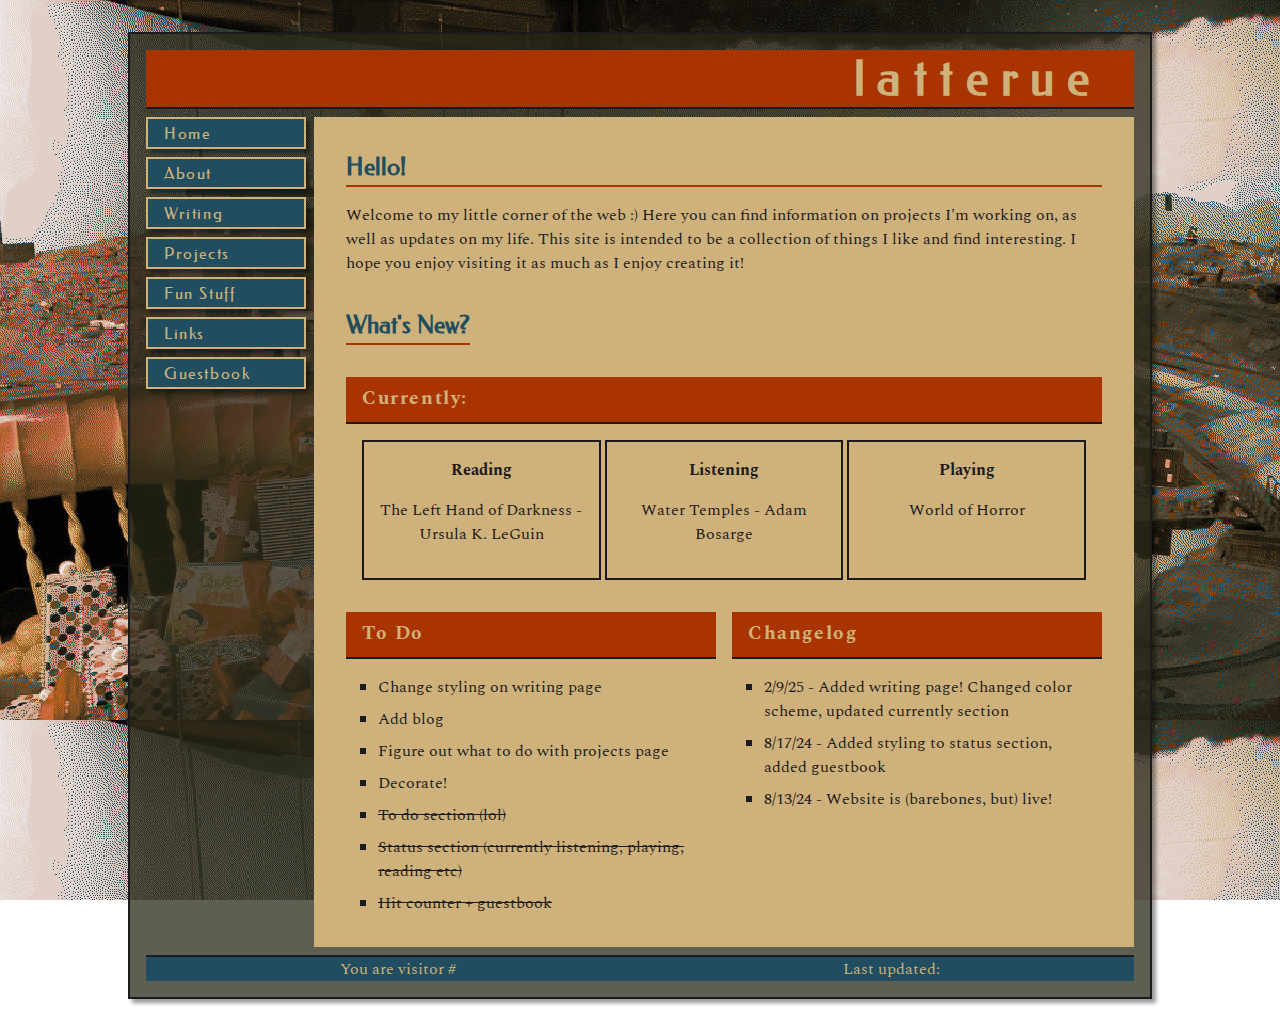
<file: index.html>
<!DOCTYPE html>
<html lang="en">
<head>
    <meta charset="UTF-8">
    <meta name="viewport" content="width=device-width, initial-scale=1.0">
    <link rel="stylesheet" type="text/css" href="styles.css">
    <title>latterue</title>
</head>
<body>
    <div id="skip"><a href="#maincontent">Skip to Main Content</a></div>
    <div class="container">

        <header>
            <h1 class="header">latterue</h1>
        </header>

        <div class="pagecontent">

            <nav>
                <ul>
                    <li><a href="index.html">Home</a></li>
                    <li><a href="about.html">About</a></li>
                    <li><a href="writing.html">Writing</a></li>
                    <li><a href="projects.html">Projects</a></li>
                    <li><a href="fun.html">Fun Stuff</a></li>
                    <li><a href="links.html">Links</a></li>
                    <li><a href="http://users3.smartgb.com/g/g.php?a=s&i=g36-36918-17">Guestbook</a></li>
                </ul>
            </nav>

            <main id="maincontent">
                <h2>Hello!</h2>
                <p>Welcome to my little corner of the web :) Here you can find information on projects I'm working on, as well as updates on my life. This site is intended to be a collection of things I like and find interesting. I hope you enjoy visiting it as much as I enjoy creating it!</p>
                <section class="updates">
                    <h2>What's New?</h2>
                    <div id="currently">
                        <h3>Currently:</h3>
                        <div>
                            <div>
                                <h4>Reading</h4>
                                <p>The Left Hand of Darkness - Ursula K. LeGuin</p>
                            </div>
                            <div>
                                <h4>Listening</h4>
                                <p>Water Temples - Adam Bosarge</p>
                            </div>
                            <div>
                                <h4>Playing</h4>
                                <p>World of Horror</p>
                            </div>
                        </div>
                    </div>
                    <div id="todo">
                        <h3>To Do</h3>
                        <div>
                            <ul>
                                <li>Change styling on writing page</li>
                                <li>Add blog</li>
                                <li>Figure out what to do with projects page</li>
                                <li>Decorate!</li>
                                <li class="strike">To do section (lol)</li>
                                <li class="strike">Status section (currently listening, playing, reading etc)</li>
                                <li class="strike">Hit counter + guestbook</li>
                            </ul>
                        </div>
                    </div>
                    
                    <div id="changelog">
                        <h3>Changelog</h3>
                        <div>
                            <ul>
                                <li>2/9/25 - Added writing page! Changed color scheme, updated currently section</li>
                                <li>8/17/24 - Added styling to status section, added guestbook</li>
                                <li>8/13/24 - Website is (barebones, but) live!</li>
                            </ul>
                        </div>
                    </div>
                </section>
            </main>

            <!-- aside goes here (after main) remember to add bg -->

        </div>

        <footer>
            <span>You are visitor #<span id="hitcount"></span></span>
            <span>Last updated: <span id="lastupdate"></span></span>
        </footer>

    </div>

<!-- Scripts -->

    <!-- Hit counter + last updated date -->
    <script>
        var xhttp = new XMLHttpRequest();
        xhttp.onreadystatechange = function() {
            if (this.readyState == 4 && this.status == 200) {
                var site_data = JSON.parse(this.responseText);
                var num_arr = site_data.info.views.toString().split("");
                var num_str = "";
                for (i = 0; i < num_arr.length; i++) {
                    num_str += num_arr[i];
                    if ( (num_arr.length-1 - i) % 3 == 0 && (num_arr.length-1 - i) != 0 ) {num_str += ",";}
                    var date_str = site_data.info.last_updated;
                    var date_obj = new Date(site_data.info.last_updated);
                    document.getElementById("lastupdate").innerHTML = (date_obj.getMonth()+1) + "-" + date_obj.getDate() + "-" + date_obj.getFullYear();
                }
                document.getElementById("hitcount").innerHTML = num_str;
            }
        };
        xhttp.open("GET", "https://weirdscifi.ratiosemper.com/neocities.php?sitename=latterue", true);
        xhttp.send();
        </script>

</body>
</html>
</file>
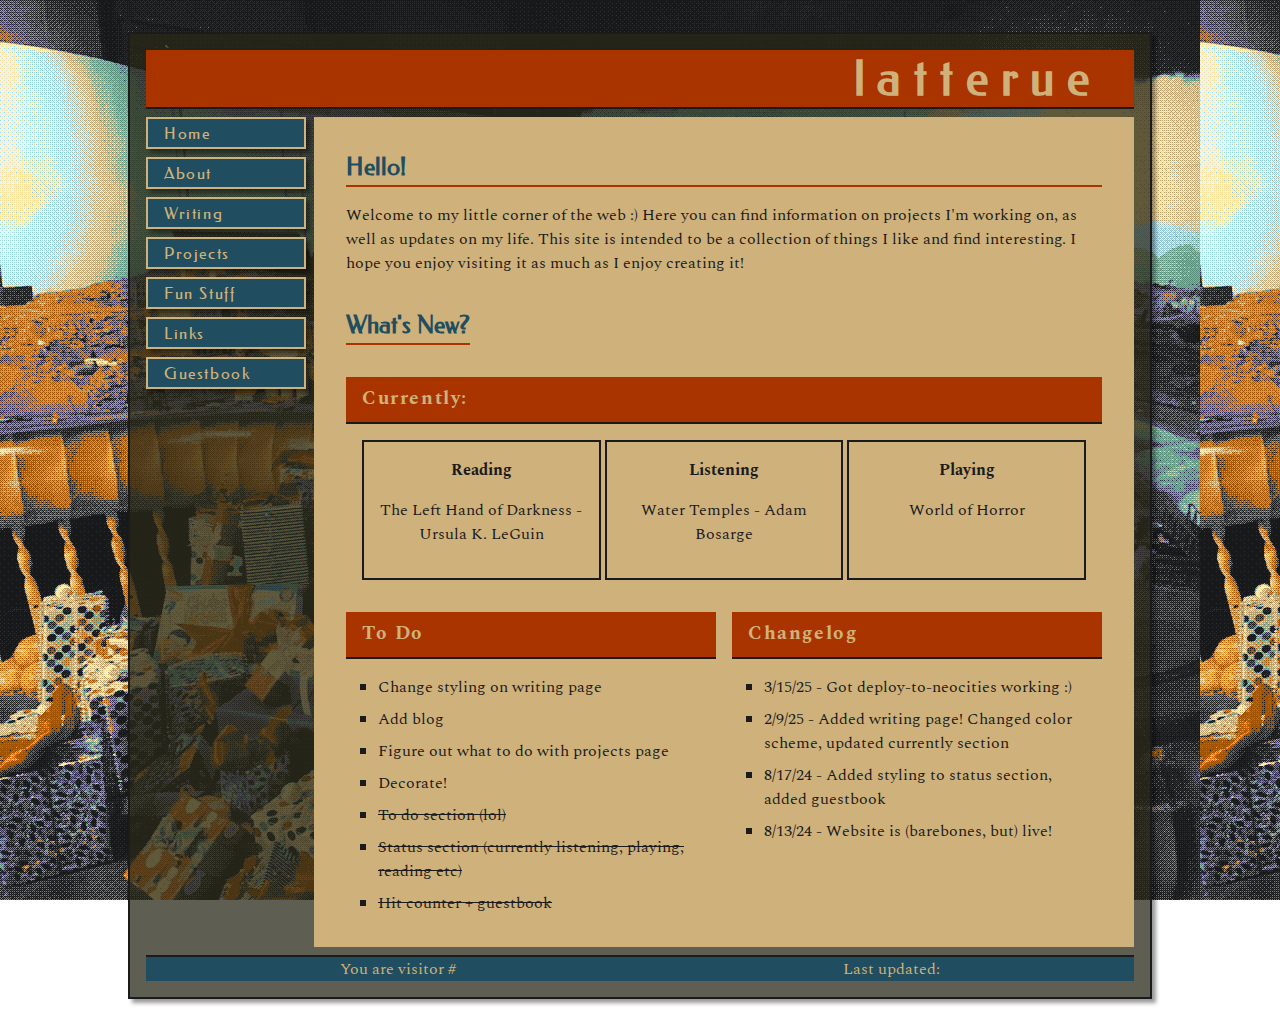
<file: public/index.html>
<!DOCTYPE html>
<html lang="en">
<head>
    <meta charset="UTF-8">
    <meta name="viewport" content="width=device-width, initial-scale=1.0">
    <link rel="stylesheet" type="text/css" href="styles.css">
    <title>latterue</title>
</head>
<body>
    <div id="skip"><a href="#maincontent">Skip to Main Content</a></div>
    <div class="container">

        <header>
            <h1 class="header">latterue</h1>
        </header>

        <div class="pagecontent">

            <nav>
                <ul>
                    <li><a href="index.html">Home</a></li>
                    <li><a href="about.html">About</a></li>
                    <li><a href="writing.html">Writing</a></li>
                    <li><a href="projects.html">Projects</a></li>
                    <li><a href="fun.html">Fun Stuff</a></li>
                    <li><a href="links.html">Links</a></li>
                    <li><a href="http://users3.smartgb.com/g/g.php?a=s&i=g36-36918-17">Guestbook</a></li>
                </ul>
            </nav>

            <main id="maincontent">
                <h2>Hello!</h2>
                <p>Welcome to my little corner of the web :) Here you can find information on projects I'm working on, as well as updates on my life. This site is intended to be a collection of things I like and find interesting. I hope you enjoy visiting it as much as I enjoy creating it!</p>
                <section class="updates">
                    <h2>What's New?</h2>
                    <div id="currently">
                        <h3>Currently:</h3>
                        <div>
                            <div>
                                <h4>Reading</h4>
                                <p>The Left Hand of Darkness - Ursula K. LeGuin</p>
                            </div>
                            <div>
                                <h4>Listening</h4>
                                <p>Water Temples - Adam Bosarge</p>
                            </div>
                            <div>
                                <h4>Playing</h4>
                                <p>World of Horror</p>
                            </div>
                        </div>
                    </div>
                    <div id="todo">
                        <h3>To Do</h3>
                        <div>
                            <ul>
                                <li>Change styling on writing page</li>
                                <li>Add blog</li>
                                <li>Figure out what to do with projects page</li>
                                <li>Decorate!</li>
                                <li class="strike">To do section (lol)</li>
                                <li class="strike">Status section (currently listening, playing, reading etc)</li>
                                <li class="strike">Hit counter + guestbook</li>
                            </ul>
                        </div>
                    </div>
                    
                    <div id="changelog">
                        <h3>Changelog</h3>
                        <div>
                            <ul>
                                <li>3/15/25 - Got deploy-to-neocities working :)</li>
                                <li>2/9/25 - Added writing page! Changed color scheme, updated currently section</li>
                                <li>8/17/24 - Added styling to status section, added guestbook</li>
                                <li>8/13/24 - Website is (barebones, but) live!</li>
                            </ul>
                        </div>
                    </div>
                </section>
            </main>

            <!-- aside goes here (after main) remember to add bg -->

        </div>

        <footer>
            <span>You are visitor #<span id="hitcount"></span></span>
            <span>Last updated: <span id="lastupdate"></span></span>
        </footer>

    </div>

<!-- Scripts -->

    <!-- Hit counter + last updated date -->
    <script>
        var xhttp = new XMLHttpRequest();
        xhttp.onreadystatechange = function() {
            if (this.readyState == 4 && this.status == 200) {
                var site_data = JSON.parse(this.responseText);
                var num_arr = site_data.info.views.toString().split("");
                var num_str = "";
                for (i = 0; i < num_arr.length; i++) {
                    num_str += num_arr[i];
                    if ( (num_arr.length-1 - i) % 3 == 0 && (num_arr.length-1 - i) != 0 ) {num_str += ",";}
                    var date_str = site_data.info.last_updated;
                    var date_obj = new Date(site_data.info.last_updated);
                    document.getElementById("lastupdate").innerHTML = (date_obj.getMonth()+1) + "-" + date_obj.getDate() + "-" + date_obj.getFullYear();
                }
                document.getElementById("hitcount").innerHTML = num_str;
            }
        };
        xhttp.open("GET", "https://weirdscifi.ratiosemper.com/neocities.php?sitename=latterue", true);
        xhttp.send();
        </script>

</body>
</html>
</file>
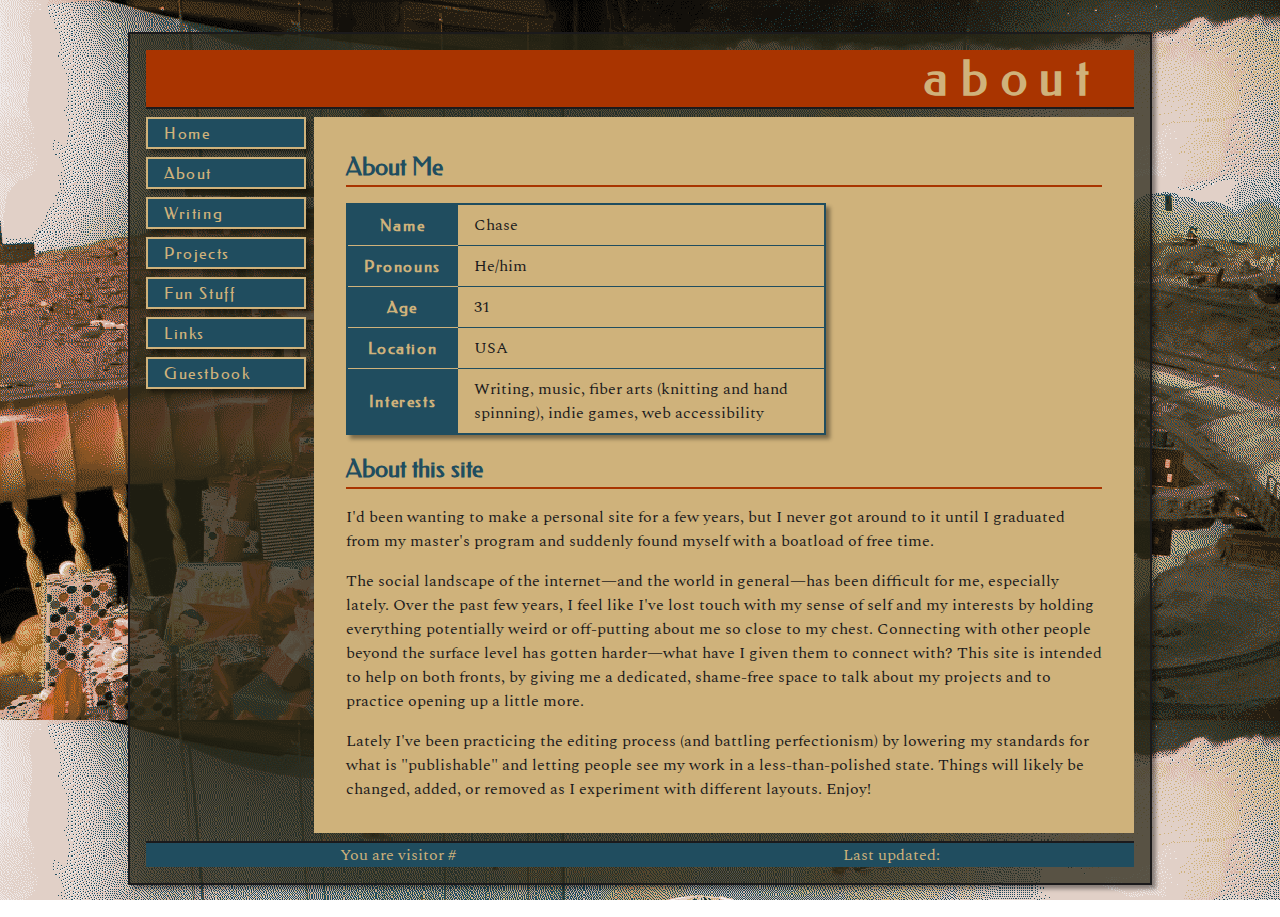
<file: about.html>
<!DOCTYPE html>
<html lang="en">
<head>
    <meta charset="UTF-8">
    <meta name="viewport" content="width=device-width, initial-scale=1.0">
    <link rel="stylesheet" type="text/css" href="styles.css">
    <title>latterue</title>
</head>
<body>

    <div id="skip"><a href="#maincontent">Skip to Main Content</a></div>
    <div class="container">

        <header>
            <h1 class="header">about</h1>
        </header>

        <div class="pagecontent">

            <nav>
                <ul>
                    <li><a href="index.html">Home</a></li>
                    <li><a href="about.html">About</a></li>
                    <li><a href="writing.html">Writing</a></li>
                    <li><a href="projects.html">Projects</a></li>
                    <li><a href="fun.html">Fun Stuff</a></li>
                    <li><a href="links.html">Links</a></li>
                    <li><a href="http://users3.smartgb.com/g/g.php?a=s&i=g36-36918-17">Guestbook</a></li>
                </ul>
            </nav>

            <main id="maincontent">
                <h2>About Me</h2>
                <table>
                    <tr>
                        <th scope="row">Name</th>
                        <td>Chase</th>
                    </tr>
                    <tr>
                        <th scope="row">Pronouns</th>
                        <td>He/him</th>
                    </tr>
                    <tr>
                        <th scope="row">Age</th>
                        <td>31</th>
                    </tr>
                    <tr>
                        <th scope="row">Location</th>
                        <td>USA</th>
                    </tr>
                    <tr>
                        <th scope="row">Interests</th>
                        <td>Writing, music, fiber arts (knitting and hand spinning), indie games, web accessibility</th>
                    </tr>
                </table>

                <h2>About this site</h2>
                <p>I'd been wanting to make a personal site for a few years, but I never got around to it until I graduated from my master's program and suddenly found myself with a boatload of free time.</p>
                    
                <p>The social landscape of the internet—and the world in general—has been difficult for me, especially lately. Over the past few years, I feel like I've lost touch with my sense of self and my interests by holding everything potentially weird or off-putting about me so close to my chest. Connecting with other people beyond the surface level has gotten harder—what have I given them to connect with? This site is intended to help on both fronts, by giving me a dedicated, shame-free space to talk about my projects and to practice opening up a little more.</p>

                <p>Lately I've been practicing the editing process (and battling perfectionism) by lowering my standards for what is "publishable" and letting people see my work in a less-than-polished state. Things will likely be changed, added, or removed as I experiment with different layouts. Enjoy!</p>

            </main>

        </div>

        <footer>
            <span>You are visitor #<span id="hitcount"></span></span>
            <span>Last updated: <span id="lastupdate"></span></span>
        </footer>

    </div>

<!-- Scripts -->

    <!-- Hit counter + last updated date -->
    <script>
        var xhttp = new XMLHttpRequest();
        xhttp.onreadystatechange = function() {
            if (this.readyState == 4 && this.status == 200) {
                var site_data = JSON.parse(this.responseText);
                var num_arr = site_data.info.views.toString().split("");
                var num_str = "";
                for (i = 0; i < num_arr.length; i++) {
                    num_str += num_arr[i];
                    if ( (num_arr.length-1 - i) % 3 == 0 && (num_arr.length-1 - i) != 0 ) {num_str += ",";}
                    var date_str = site_data.info.last_updated;
                    var date_obj = new Date(site_data.info.last_updated);
                    document.getElementById("lastupdate").innerHTML = (date_obj.getMonth()+1) + "-" + date_obj.getDate() + "-" + date_obj.getFullYear();
                }
                document.getElementById("hitcount").innerHTML = num_str;
            }
        };
        xhttp.open("GET", "https://weirdscifi.ratiosemper.com/neocities.php?sitename=latterue", true);
        xhttp.send();
    </script>

</body>
</html>
</file>
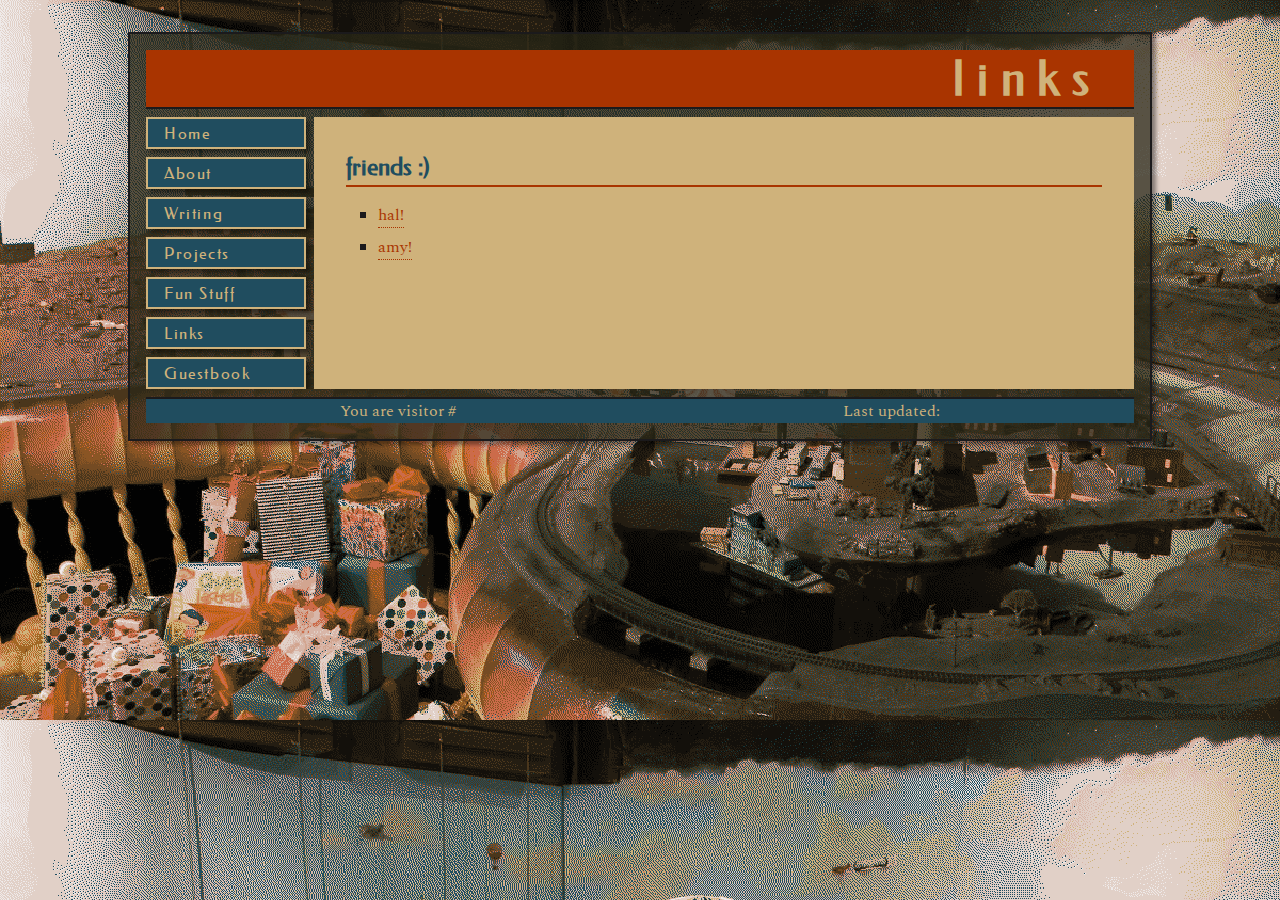
<file: links.html>
<!DOCTYPE html>
<html lang="en">
<head>
    <meta charset="UTF-8">
    <meta name="viewport" content="width=device-width, initial-scale=1.0">
    <link rel="stylesheet" type="text/css" href="styles.css">
    <title>latterue</title>
</head>
<body>

    <div id="skip"><a href="#maincontent">Skip to Main Content</a></div>
    <div class="container">

        <header>
            <h1 class="header">links</h1>
        </header>

        <div class="pagecontent">

            <nav>
                <ul>
                    <li><a href="index.html">Home</a></li>
                    <li><a href="about.html">About</a></li>
                    <li><a href="writing.html">Writing</a></li>
                    <li><a href="projects.html">Projects</a></li>
                    <li><a href="fun.html">Fun Stuff</a></li>
                    <li><a href="links.html">Links</a></li>
                    <li><a href="http://users3.smartgb.com/g/g.php?a=s&i=g36-36918-17">Guestbook</a></li>
                </ul>
            </nav>

            <main id="maincontent">
                <h2>friends :)</h2>
                <ul>
                    <li><a href="https://heysoupp.neocities.org/">hal!</a></li>
                    <li><a href="https://eme.neocities.org/">amy!</a></li>
                </ul>
            </main>

        </div>

        <footer>
            <span>You are visitor #<span id="hitcount"></span></span>
            <span>Last updated: <span id="lastupdate"></span></span>
        </footer>

    </div>

<!-- Scripts -->

    <!-- Hit counter + last updated date -->
    <script>
        var xhttp = new XMLHttpRequest();
        xhttp.onreadystatechange = function() {
            if (this.readyState == 4 && this.status == 200) {
                var site_data = JSON.parse(this.responseText);
                var num_arr = site_data.info.views.toString().split("");
                var num_str = "";
                for (i = 0; i < num_arr.length; i++) {
                    num_str += num_arr[i];
                    if ( (num_arr.length-1 - i) % 3 == 0 && (num_arr.length-1 - i) != 0 ) {num_str += ",";}
                    var date_str = site_data.info.last_updated;
                    var date_obj = new Date(site_data.info.last_updated);
                    document.getElementById("lastupdate").innerHTML = (date_obj.getMonth()+1) + "-" + date_obj.getDate() + "-" + date_obj.getFullYear();
                }
                document.getElementById("hitcount").innerHTML = num_str;
            }
        };
        xhttp.open("GET", "https://weirdscifi.ratiosemper.com/neocities.php?sitename=latterue", true);
        xhttp.send();
        </script>

</body>
</html>
</file>
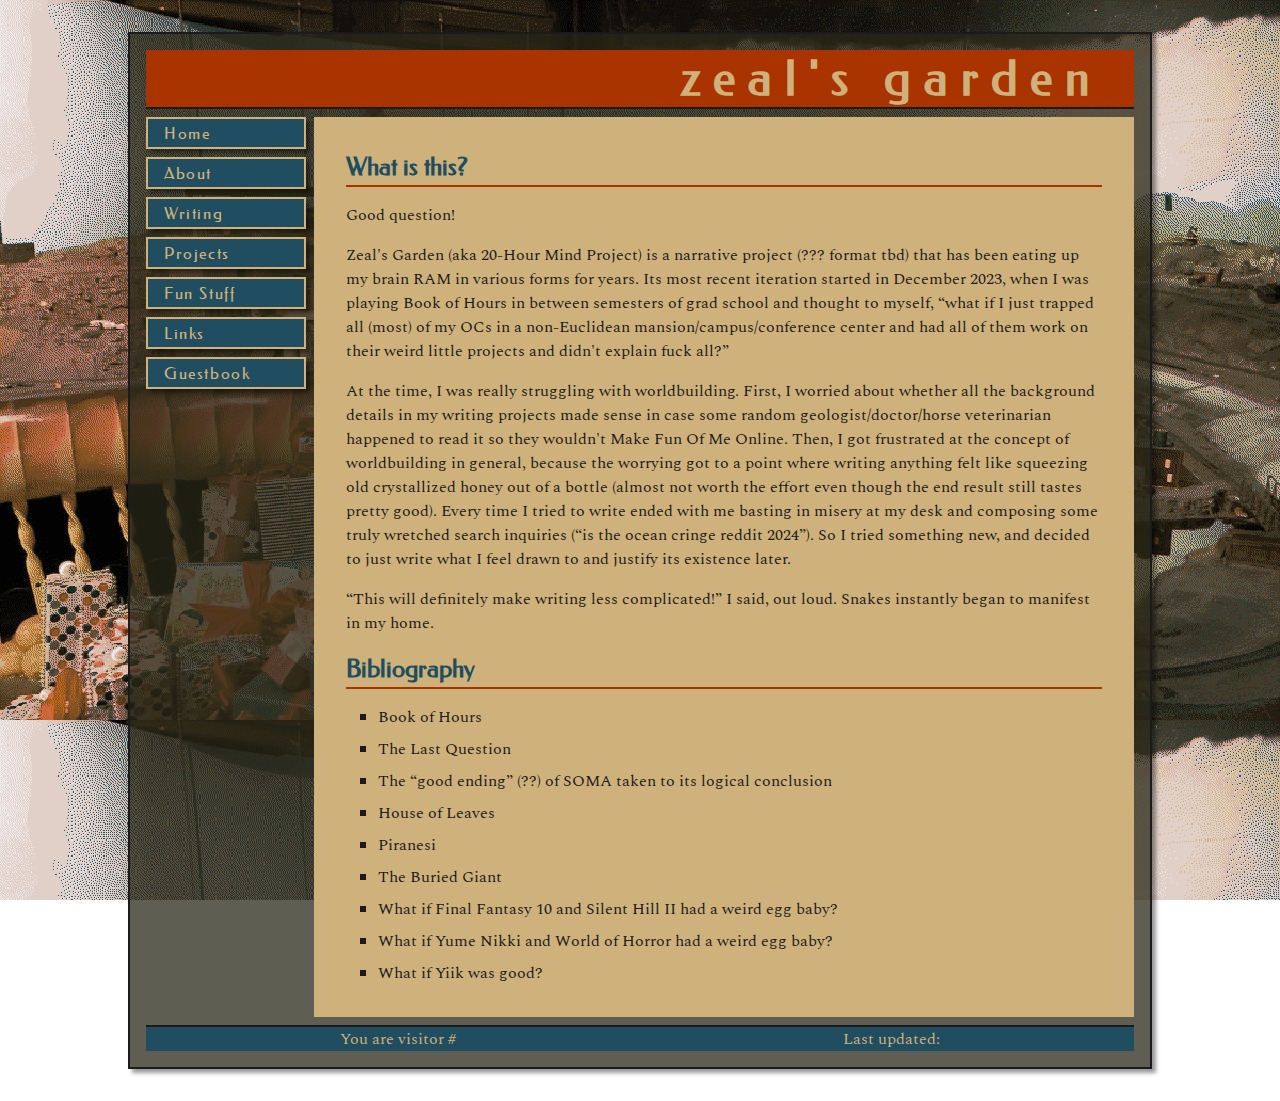
<file: projects.html>
<!DOCTYPE html>
<html lang="en">
<head>
    <meta charset="UTF-8">
    <meta name="viewport" content="width=device-width, initial-scale=1.0">
    <link rel="stylesheet" type="text/css" href="styles.css">
    <title>latterue</title>
</head>
<body>

    <div id="skip"><a href="#maincontent">Skip to Main Content</a></div>
    <div class="container">

        <header>
            <h1 class="header">zeal's garden</h1>
        </header>

        <div class="pagecontent">

            <nav>
                <ul>
                    <li><a href="index.html">Home</a></li>
                    <li><a href="about.html">About</a></li>
                    <li><a href="writing.html">Writing</a></li>
                    <li><a href="projects.html">Projects</a></li>
                    <li><a href="fun.html">Fun Stuff</a></li>
                    <li><a href="links.html">Links</a></li>
                    <li><a href="http://users3.smartgb.com/g/g.php?a=s&i=g36-36918-17">Guestbook</a></li>
                </ul>
            </nav>

            <main id="maincontent">
                <h2 id="what-is-this-">What is this?</h2>
                    <p>Good question!</p>
                    <p>Zeal's Garden (aka 20-Hour Mind Project) is a narrative project (??? format tbd) that has been eating up my brain RAM in various forms for years. Its most recent iteration started in December 2023, when I was playing Book of Hours in between semesters of grad school and thought to myself, “what if I just trapped all (most) of my OCs in a non-Euclidean mansion/campus/conference center and had all of them work on their weird little projects and didn't explain fuck all?”</p>
                    <p>At the time, I was really struggling with worldbuilding. First, I worried about whether all the background details in my writing projects made sense in case some random geologist/doctor/horse veterinarian happened to read it so they wouldn't Make Fun Of Me Online. Then, I got frustrated at the concept of worldbuilding in general, because the worrying got to a point where writing anything felt like squeezing old crystallized honey out of a bottle (almost not worth the effort even though the end result still tastes pretty good). Every time I tried to write ended with me basting in misery at my desk and composing some truly wretched search inquiries (“is the ocean cringe reddit 2024”). So I tried something new, and decided to just write what I feel drawn to and justify its existence later.</p>
                    <p>“This will definitely make writing less complicated!” I said, out loud. Snakes instantly began to manifest in my home.</p>
                <h2 id="bibliography">Bibliography</h2>
                    <ul>
                        <li>Book of Hours</li>
                        <li>The Last Question</li>
                        <li>The “good ending” (??) of SOMA taken to its logical conclusion</li>
                        <li>House of Leaves</li>
                        <li>Piranesi</li>
                        <li>The Buried Giant</li>
                        <li>What if Final Fantasy 10 and Silent Hill II had a weird egg baby?</li>
                        <li>What if Yume Nikki and World of Horror had a weird egg baby?</li>
                        <li>What if Yiik was good?</li>
                    </ul>
            </main>

        </div>

        <footer>
            <span>You are visitor #<span id="hitcount"></span></span>
            <span>Last updated: <span id="lastupdate"></span></span>
        </footer>

    </div>

<!-- Scripts -->

    <!-- Hit counter + last updated date -->
    <script>
        var xhttp = new XMLHttpRequest();
        xhttp.onreadystatechange = function() {
            if (this.readyState == 4 && this.status == 200) {
                var site_data = JSON.parse(this.responseText);
                var num_arr = site_data.info.views.toString().split("");
                var num_str = "";
                for (i = 0; i < num_arr.length; i++) {
                    num_str += num_arr[i];
                    if ( (num_arr.length-1 - i) % 3 == 0 && (num_arr.length-1 - i) != 0 ) {num_str += ",";}
                    var date_str = site_data.info.last_updated;
                    var date_obj = new Date(site_data.info.last_updated);
                    document.getElementById("lastupdate").innerHTML = (date_obj.getMonth()+1) + "-" + date_obj.getDate() + "-" + date_obj.getFullYear();
                }
                document.getElementById("hitcount").innerHTML = num_str;
            }
        };
        xhttp.open("GET", "https://weirdscifi.ratiosemper.com/neocities.php?sitename=latterue", true);
        xhttp.send();
        </script>

</body>
</html>
</file>
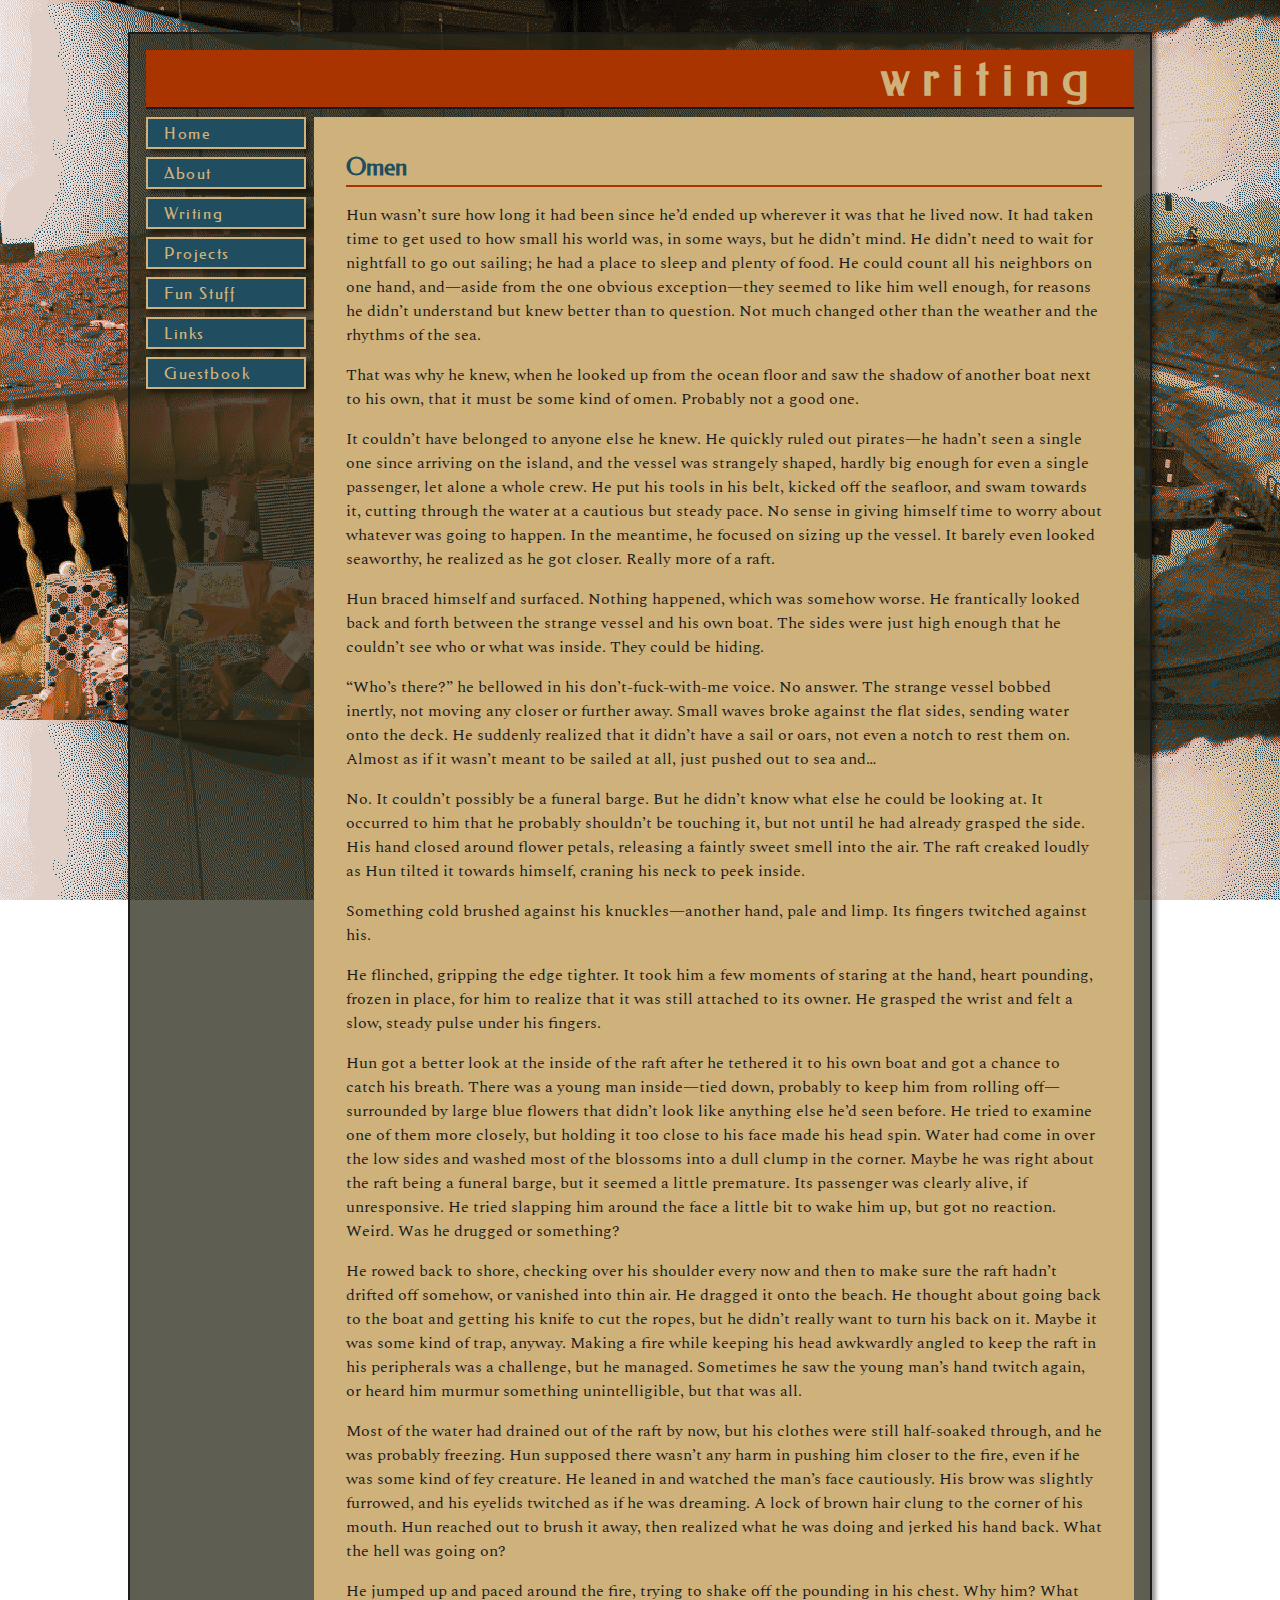
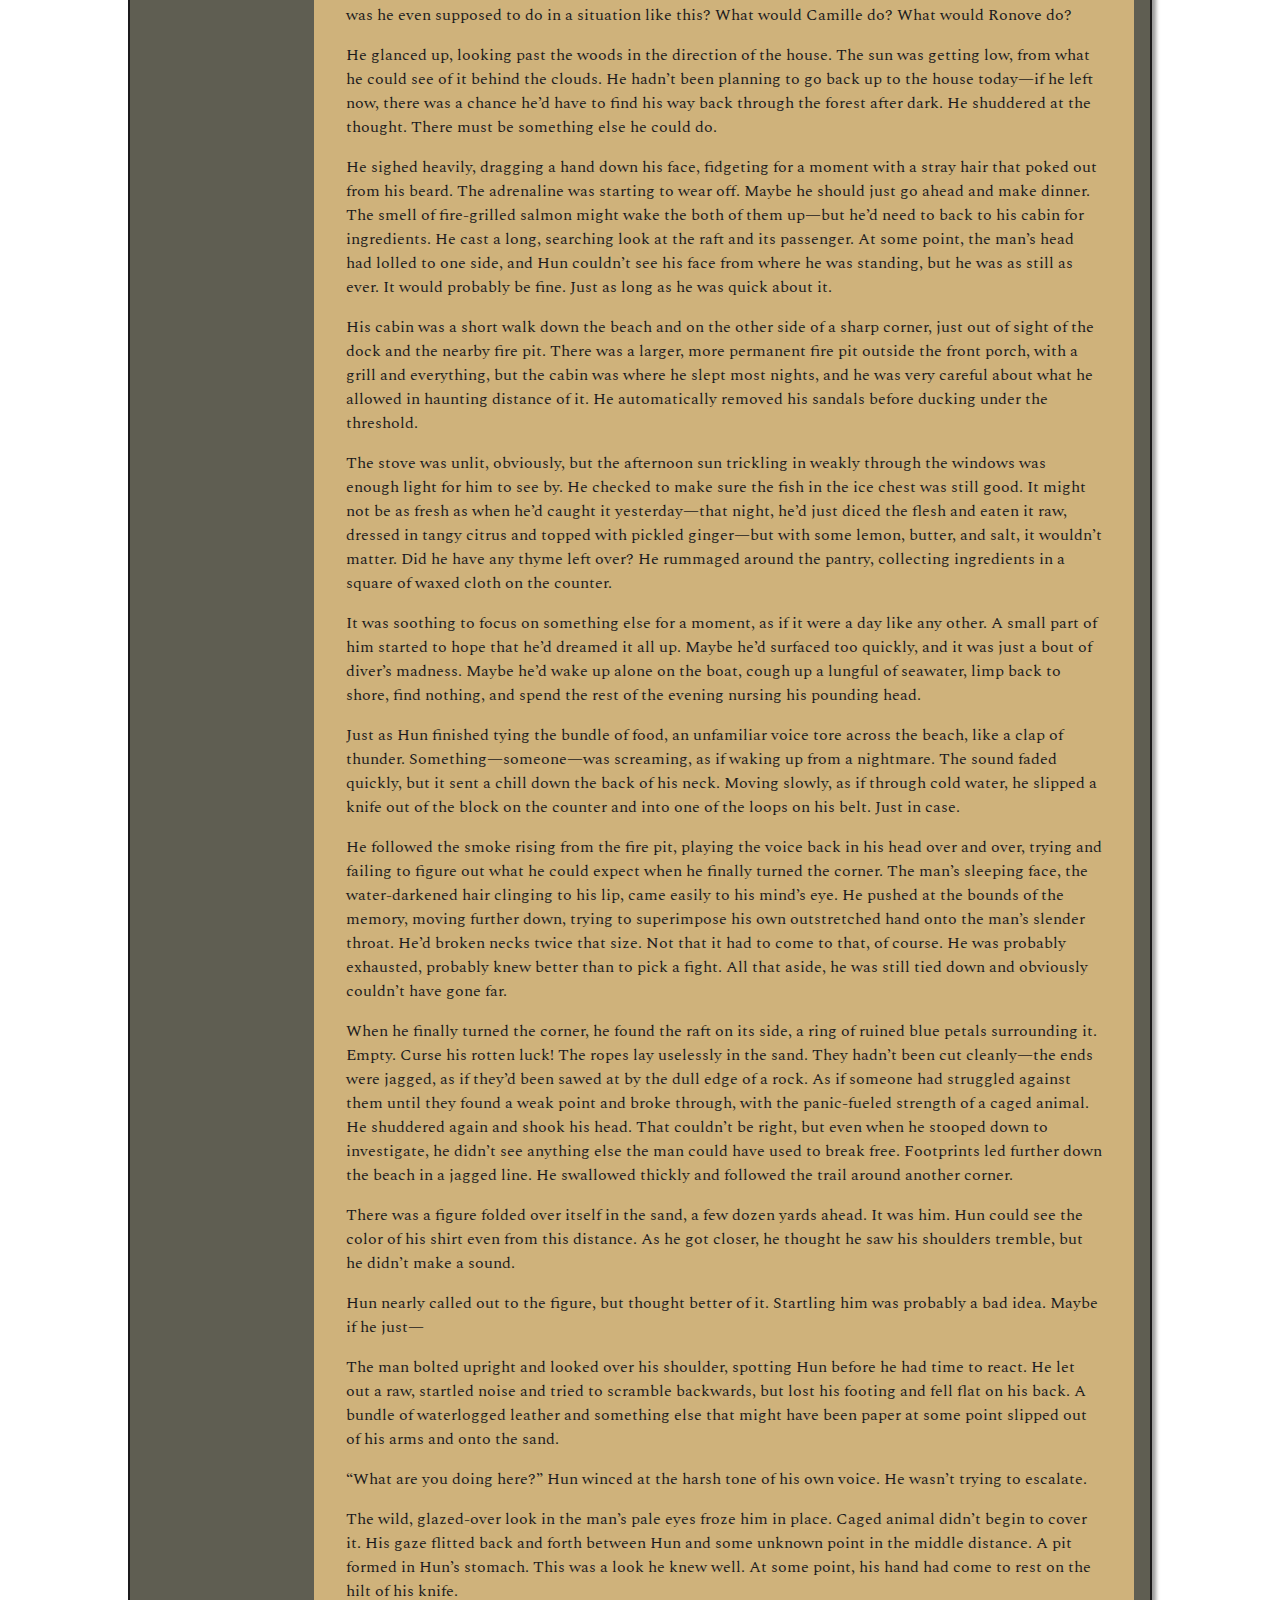
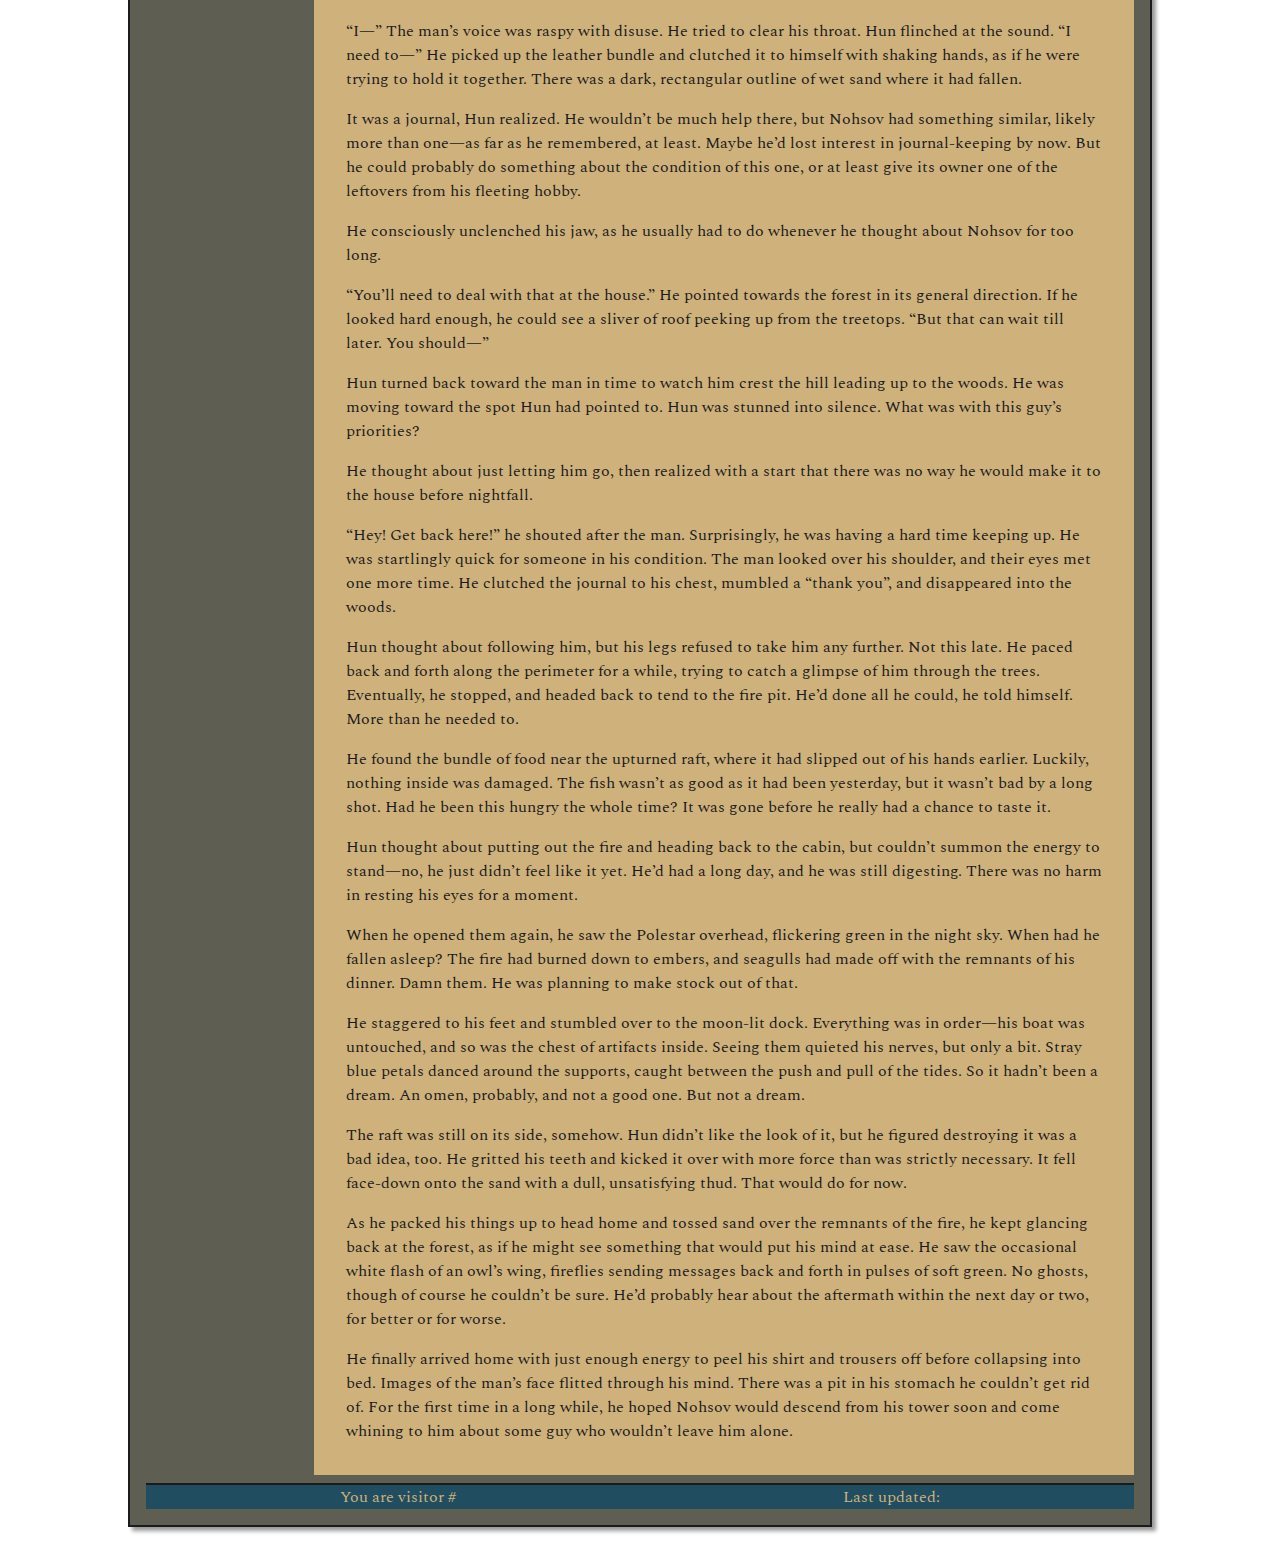
<file: writing.html>
<!DOCTYPE html>
<html lang="en">
<head>
    <meta charset="UTF-8">
    <meta name="viewport" content="width=device-width, initial-scale=1.0">
    <link rel="stylesheet" type="text/css" href="styles.css">
    <title>latterue</title>
</head>
<body>
    <div id="skip"><a href="#maincontent">Skip to Main Content</a></div>
    <div class="container">

        <header>
            <h1 class="header">writing</h1>
        </header>

        <div class="pagecontent">

            <nav>
                <ul>
                    <li><a href="index.html">Home</a></li>
                    <li><a href="about.html">About</a></li>
                    <li><a href="writing.html">Writing</a></li>
                    <li><a href="projects.html">Projects</a></li>
                    <li><a href="fun.html">Fun Stuff</a></li>
                    <li><a href="links.html">Links</a></li>
                    <li><a href="http://users3.smartgb.com/g/g.php?a=s&i=g36-36918-17">Guestbook</a></li>
                </ul>
            </nav>

            <main id="maincontent">
                <article>
                    <h2>Omen</h2>
                    <p>Hun wasn’t sure how long it had been since he’d ended up wherever it was that he lived now. It had taken time to get used to how small his world was, in some ways, but he didn’t mind. He didn’t need to wait for nightfall to go out sailing; he had a place to sleep and plenty of food. He could count all his neighbors on one hand, and—aside from the one obvious exception—they seemed to like him well enough, for reasons he didn’t understand but knew better than to question. Not much changed other than the weather and the rhythms of the sea.</p>
                    <p>That was why he knew, when he looked up from the ocean floor and saw the shadow of another boat next to his own, that it must be some kind of omen. Probably not a good one.</p>
                    <p>It couldn’t have belonged to anyone else he knew. He quickly ruled out pirates—he hadn’t seen a single one since arriving on the island, and the vessel was strangely shaped, hardly big enough for even a single passenger, let alone a whole crew. He put his tools in his belt, kicked off the seafloor, and swam towards it, cutting through the water at a cautious but steady pace. No sense in giving himself time to worry about whatever was going to happen. In the meantime, he focused on sizing up the vessel. It barely even looked seaworthy, he realized as he got closer. Really more of a raft.</p>
                    <p>Hun braced himself and surfaced. Nothing happened, which was somehow worse. He frantically looked back and forth between the strange vessel and his own boat. The sides were just high enough that he couldn’t see who or what was inside. They could be hiding.</p>
                    <p>“Who’s there?” he bellowed in his don’t-fuck-with-me voice. No answer. The strange vessel bobbed inertly, not moving any closer or further away. Small waves broke against the flat sides, sending water onto the deck. He suddenly realized that it didn’t have a sail or oars, not even a notch to rest them on. Almost as if it wasn’t meant to be sailed at all, just pushed out to sea and…</p>
                    <p>No. It couldn’t possibly be a funeral barge. But he didn’t know what else he could be looking at. It occurred to him that he probably shouldn’t be touching it, but not until he had already grasped the side. His hand closed around flower petals, releasing a faintly sweet smell into the air. The raft creaked loudly as Hun tilted it towards himself, craning his neck to peek inside.</p>
                    <p>Something cold brushed against his knuckles—another hand, pale and limp. Its fingers twitched against his.</p>
                    <p>He flinched, gripping the edge tighter. It took him a few moments of staring at the hand, heart pounding, frozen in place, for him to realize that it was still attached to its owner. He grasped the wrist and felt a slow, steady pulse under his fingers.</p>
                    <p>Hun got a better look at the inside of the raft after he tethered it to his own boat and got a chance to catch his breath. There was a young man inside—tied down, probably to keep him from rolling off—surrounded by large blue flowers that didn’t look like anything else he’d seen before. He tried to examine one of them more closely, but holding it too close to his face made his head spin. Water had come in over the low sides and washed most of the blossoms into a dull clump in the corner. Maybe he was right about the raft being a funeral barge, but it seemed a little premature. Its passenger was clearly alive, if unresponsive. He tried slapping him around the face a little bit to wake him up, but got no reaction. Weird. Was he drugged or something?</p>
                    <p>He rowed back to shore, checking over his shoulder every now and then to make sure the raft hadn’t drifted off somehow, or vanished into thin air. He dragged it onto the beach. He thought about going back to the boat and getting his knife to cut the ropes, but he didn’t really want to turn his back on it. Maybe it was some kind of trap, anyway. Making a fire while keeping his head awkwardly angled to keep the raft in his peripherals was a challenge, but he managed. Sometimes he saw the young man’s hand twitch again, or heard him murmur something unintelligible, but that was all.</p>
                    <p>Most of the water had drained out of the raft by now, but his clothes were still half-soaked through, and he was probably freezing. Hun supposed there wasn’t any harm in pushing him closer to the fire, even if he was some kind of fey creature. He leaned in and watched the man’s face cautiously. His brow was slightly furrowed, and his eyelids twitched as if he was dreaming. A lock of brown hair clung to the corner of his mouth. Hun reached out to brush it away, then realized what he was doing and jerked his hand back. What the hell was going on?</p>
                    <p>He jumped up and paced around the fire, trying to shake off the pounding in his chest. Why him? What was he even supposed to do in a situation like this? What would Camille do? What would Ronove do?</p>
                    <p>He glanced up, looking past the woods in the direction of the house. The sun was getting low, from what he could see of it behind the clouds. He hadn’t been planning to go back up to the house today—if he left now, there was a chance he’d have to find his way back through the forest after dark. He shuddered at the thought. There must be something else he could do.</p>
                    <p>He sighed heavily, dragging a hand down his face, fidgeting for a moment with a stray hair that poked out from his beard. The adrenaline was starting to wear off. Maybe he should just go ahead and make dinner. The smell of fire-grilled salmon might wake the both of them up—but he’d need to back to his cabin for ingredients. He cast a long, searching look at the raft and its passenger. At some point, the man’s head had lolled to one side, and Hun couldn’t see his face from where he was standing, but he was as still as ever. It would probably be fine. Just as long as he was quick about it.</p>
                    <p>His cabin was a short walk down the beach and on the other side of a sharp corner, just out of sight of the dock and the nearby fire pit. There was a larger, more permanent fire pit outside the front porch, with a grill and everything, but the cabin was where he slept most nights, and he was very careful about what he allowed in haunting distance of it. He automatically removed his sandals before ducking under the threshold.</p>
                    <p>The stove was unlit, obviously, but the afternoon sun trickling in weakly through the windows was enough light for him to see by. He checked to make sure the fish in the ice chest was still good. It might not be as fresh as when he’d caught it yesterday—that night, he’d just diced the flesh and eaten it raw, dressed in tangy citrus and topped with pickled ginger—but with some lemon, butter, and salt, it wouldn’t matter. Did he have any thyme left over? He rummaged around the pantry, collecting ingredients in a square of waxed cloth on the counter. </p>
                    <p>It was soothing to focus on something else for a moment, as if it were a day like any other. A small part of him started to hope that he’d dreamed it all up. Maybe he’d surfaced too quickly, and it was just a bout of diver’s madness. Maybe he’d wake up alone on the boat, cough up a lungful of seawater, limp back to shore, find nothing, and spend the rest of the evening nursing his pounding head.</p>
                    <p>Just as Hun finished tying the bundle of food, an unfamiliar voice tore across the beach, like a clap of thunder. Something—someone—was screaming, as if waking up from a nightmare. The sound faded quickly, but it sent a chill down the back of his neck. Moving slowly, as if through cold water, he slipped a knife out of the block on the counter and into one of the loops on his belt. Just in case.</p>
                    <p>He followed the smoke rising from the fire pit, playing the voice back in his head over and over, trying and failing to figure out what he could expect when he finally turned the corner. The man’s sleeping face, the water-darkened hair clinging to his lip, came easily to his mind’s eye. He pushed at the bounds of the memory, moving further down, trying to superimpose his own outstretched hand onto the man’s slender throat. He’d broken necks twice that size. Not that it had to come to that, of course. He was probably exhausted, probably knew better than to pick a fight. All that aside, he was still tied down and obviously couldn’t have gone far.</p>
                    <p>When he finally turned the corner, he found the raft on its side, a ring of ruined blue petals surrounding it. Empty. Curse his rotten luck! The ropes lay uselessly in the sand. They hadn’t been cut cleanly—the ends were jagged, as if they’d been sawed at by the dull edge of a rock. As if someone had struggled against them until they found a weak point and broke through, with the panic-fueled strength of a caged animal. He shuddered again and shook his head. That couldn’t be right, but even when he stooped down to investigate, he didn’t see anything else the man could have used to break free. Footprints led further down the beach in a jagged line. He swallowed thickly and followed the trail around another corner.</p>
                    <p>There was a figure folded over itself in the sand, a few dozen yards ahead. It was him. Hun could see the color of his shirt even from this distance. As he got closer, he thought he saw his shoulders tremble, but he didn’t make a sound.</p>
                    <p>Hun nearly called out to the figure, but thought better of it. Startling him was probably a bad idea. Maybe if he just—</p>
                    <p>The man bolted upright and looked over his shoulder, spotting Hun before he had time to react. He let out a raw, startled noise and tried to scramble backwards, but lost his footing and fell flat on his back. A bundle of waterlogged leather and something else that might have been paper at some point slipped out of his arms and onto the sand.</p>
                    <p>“What are you doing here?” Hun winced at the harsh tone of his own voice. He wasn’t trying to escalate.</p>
                    <p>The wild, glazed-over look in the man’s pale eyes froze him in place. Caged animal didn’t begin to cover it. His gaze flitted back and forth between Hun and some unknown point in the middle distance. A pit formed in Hun’s stomach. This was a look he knew well. At some point, his hand had come to rest on the hilt of his knife.</p>
                    <p>“I—” The man’s voice was raspy with disuse. He tried to clear his throat. Hun flinched at the sound. “I need to—” He picked up the leather bundle and clutched it to himself with shaking hands, as if he were trying to hold it together. There was a dark, rectangular outline of wet sand where it had fallen.</p>
                    <p>It was a journal, Hun realized. He wouldn’t be much help there, but Nohsov had something similar, likely more than one—as far as he remembered, at least. Maybe he’d lost interest in journal-keeping by now. But he could probably do something about the condition of this one, or at least give its owner one of the leftovers from his fleeting hobby.</p>
                    <p>He consciously unclenched his jaw, as he usually had to do whenever he thought about Nohsov for too long.</p>
                    <p>“You’ll need to deal with that at the house.” He pointed towards the forest in its general direction. If he looked hard enough, he could see a sliver of roof peeking up from the treetops. “But that can wait till later. You should—”</p>
                    <p>Hun turned back toward the man in time to watch him crest the hill leading up to the woods. He was moving toward the spot Hun had pointed to. Hun was stunned into silence. What was with this guy’s priorities?</p>
                    <p>He thought about just letting him go, then realized with a start that there was no way he would make it to the house before nightfall.</p>
                    <p>“Hey! Get back here!” he shouted after the man. Surprisingly, he was having a hard time keeping up. He was startlingly quick for someone in his condition. The man looked over his shoulder, and their eyes met one more time. He clutched the journal to his chest, mumbled a “thank you”, and disappeared into the woods.</p>
                    <p>Hun thought about following him, but his legs refused to take him any further. Not this late. He paced back and forth along the perimeter for a while, trying to catch a glimpse of him through the trees. Eventually, he stopped, and headed back to tend to the fire pit. He’d done all he could, he told himself. More than he needed to.</p>
                    <p>He found the bundle of food near the upturned raft, where it had slipped out of his hands earlier. Luckily, nothing inside was damaged. The fish wasn’t as good as it had been yesterday, but it wasn’t bad by a long shot. Had he been this hungry the whole time? It was gone before he really had a chance to taste it.</p>
                    <p>Hun thought about putting out the fire and heading back to the cabin, but couldn’t summon the energy to stand—no, he just didn’t feel like it yet. He’d had a long day, and he was still digesting. There was no harm in resting his eyes for a moment.</p>
                    <p>When he opened them again, he saw the Polestar overhead, flickering green in the night sky. When had he fallen asleep? The fire had burned down to embers, and seagulls had made off with the remnants of his dinner. Damn them. He was planning to make stock out of that.</p>
                    <p>He staggered to his feet and stumbled over to the moon-lit dock. Everything was in order—his boat was untouched, and so was the chest of artifacts inside. Seeing them quieted his nerves, but only a bit. Stray blue petals danced around the supports, caught between the push and pull of the tides. So it hadn’t been a dream. An omen, probably, and not a good one. But not a dream.</p>
                    <p>The raft was still on its side, somehow. Hun didn’t like the look of it, but he figured destroying it was a bad idea, too. He gritted his teeth and kicked it over with more force than was strictly necessary. It fell face-down onto the sand with a dull, unsatisfying thud. That would do for now.</p>
                    <p>As he packed his things up to head home and tossed sand over the remnants of the fire, he kept glancing back at the forest, as if he might see something that would put his mind at ease. He saw the occasional white flash of an owl’s wing, fireflies sending messages back and forth in pulses of soft green. No ghosts, though of course he couldn’t be sure. He’d probably hear about the aftermath within the next day or two, for better or for worse.</p>
                    <p>He finally arrived home with just enough energy to peel his shirt and trousers off before collapsing into bed. Images of the man’s face flitted through his mind. There was a pit in his stomach he couldn’t get rid of. For the first time in a long while, he hoped Nohsov would descend from his tower soon and come whining to him about some guy who wouldn’t leave him alone.</p>
                </article>
            </main>

            <!-- aside goes here (after main) remember to add bg -->

        </div>

        <footer>
            <span>You are visitor #<span id="hitcount"></span></span>
            <span>Last updated: <span id="lastupdate"></span></span>
        </footer>

    </div>

<!-- Scripts -->

    <!-- Hit counter + last updated date -->
    <script>
        var xhttp = new XMLHttpRequest();
        xhttp.onreadystatechange = function() {
            if (this.readyState == 4 && this.status == 200) {
                var site_data = JSON.parse(this.responseText);
                var num_arr = site_data.info.views.toString().split("");
                var num_str = "";
                for (i = 0; i < num_arr.length; i++) {
                    num_str += num_arr[i];
                    if ( (num_arr.length-1 - i) % 3 == 0 && (num_arr.length-1 - i) != 0 ) {num_str += ",";}
                    var date_str = site_data.info.last_updated;
                    var date_obj = new Date(site_data.info.last_updated);
                    document.getElementById("lastupdate").innerHTML = (date_obj.getMonth()+1) + "-" + date_obj.getDate() + "-" + date_obj.getFullYear();
                }
                document.getElementById("hitcount").innerHTML = num_str;
            }
        };
        xhttp.open("GET", "https://weirdscifi.ratiosemper.com/neocities.php?sitename=latterue", true);
        xhttp.send();
        </script>

</body>
</html>
</file>
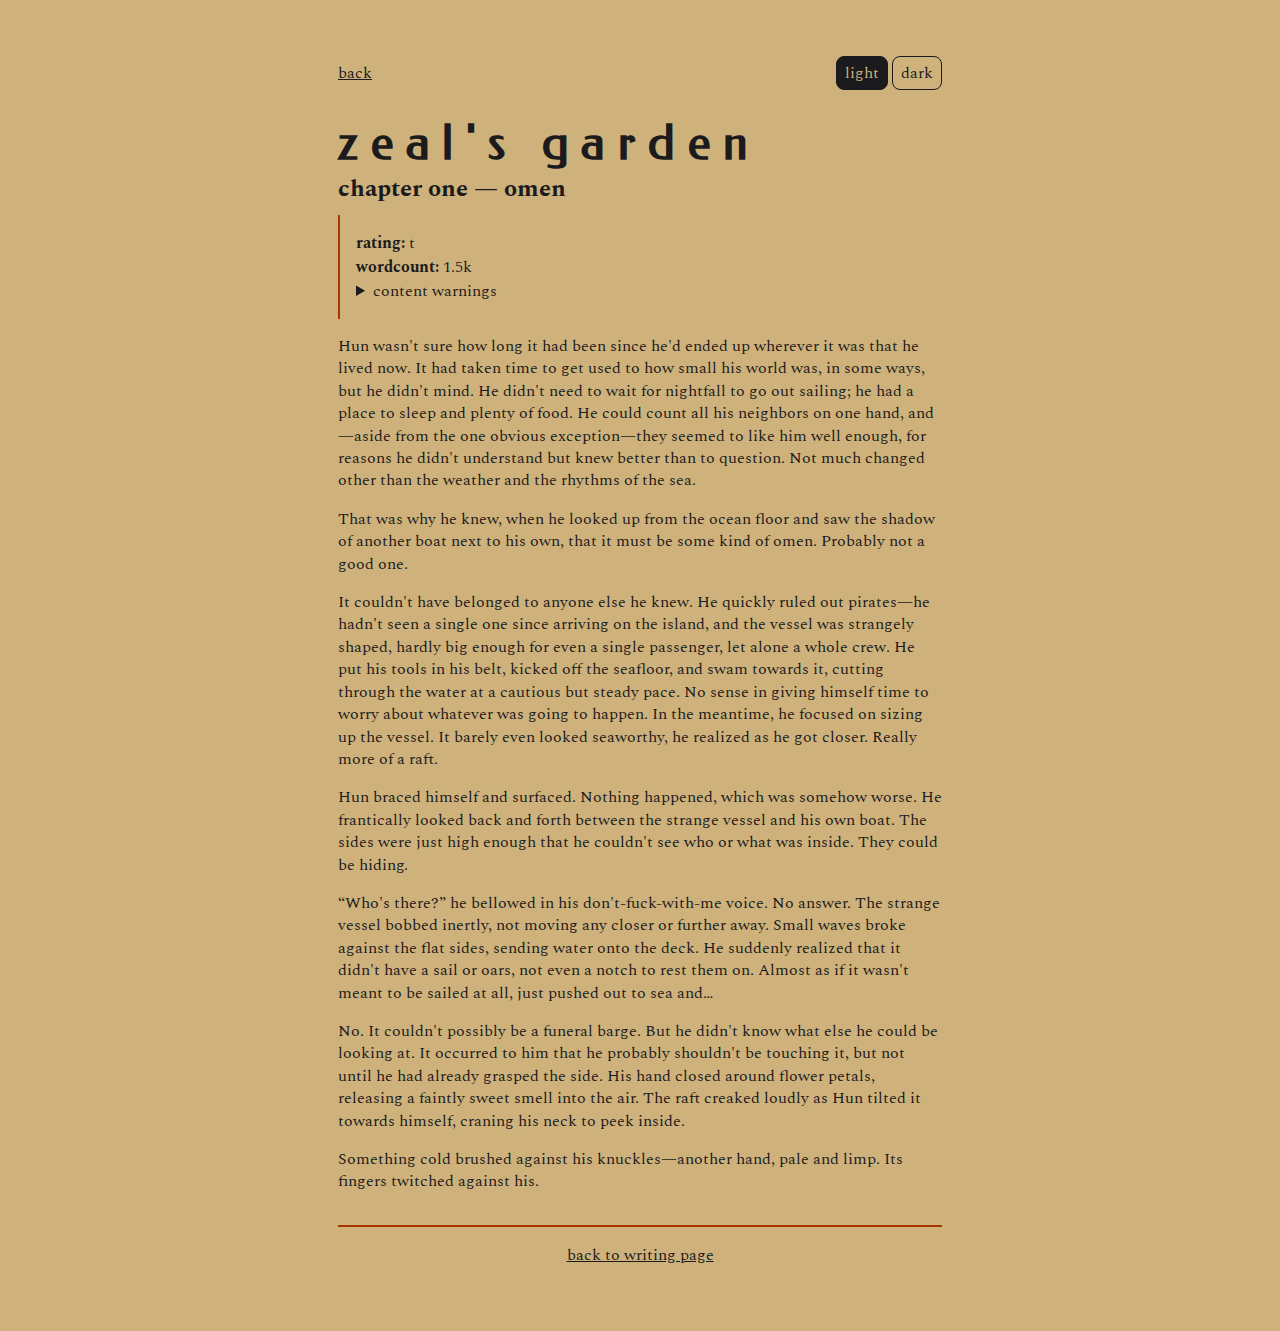
<file: public/writing/reader-template.html>
<!DOCTYPE html>
<html lang="en">
<head>
    <meta charset="UTF-8">
    <meta name="viewport" content="width=device-width, initial-scale=1.0">
    <title>latterue | writing</title>
    <link id="colortheme" rel="stylesheet" href="styles/lightmode.css">
    <link rel="stylesheet" href="styles/reader.css">
    <script src="script.js"></script>
</head>
<header>
    <a href="../writing.html">back</a>
    <div class="theme-selector">
        <input type="radio" id="lightmode" value="light" name="themes" onclick=lightmode() checked />
        <label for="lightmode">light</label>

        <input type="radio" id="darkmode" value="dark" name="themes" onclick=darkmode() />
        <label for="darkmode">dark</label>
    </div>
</header>
<body>
    <main>
        <article>
            <h1>zeal's garden</h1>
            <h2>chapter one — omen</h2>
            
            <aside>
                <dl>
                    <dt>rating:</dt>
                    <dd>t</dd>
                    <dt>wordcount:</dt>
                    <dd>1.5k</dd>
                    <details>
                        <summary>content warnings</summary>
                        beep boop beep
                    </details>
                </dl>
            </aside>

            <p>Hun wasn't sure how long it had been since he'd ended up wherever it was that he lived now. It had taken time to get used to how small his world was, in some ways, but he didn't mind. He didn't need to wait for nightfall to go out sailing; he had a place to sleep and plenty of food. He could count all his neighbors on one hand, and—aside from the one obvious exception—they seemed to like him well enough, for reasons he didn't understand but knew better than to question. Not much changed other than the weather and the rhythms of the sea.</p>
            <p>That was why he knew, when he looked up from the ocean floor and saw the shadow of another boat next to his own, that it must be some kind of omen. Probably not a good one.</p>
            <p>It couldn't have belonged to anyone else he knew. He quickly ruled out pirates—he hadn't seen a single one since arriving on the island, and the vessel was strangely shaped, hardly big enough for even a single passenger, let alone a whole crew. He put his tools in his belt, kicked off the seafloor, and swam towards it, cutting through the water at a cautious but steady pace. No sense in giving himself time to worry about whatever was going to happen. In the meantime, he focused on sizing up the vessel. It barely even looked seaworthy, he realized as he got closer. Really more of a raft.</p>
            <p>Hun braced himself and surfaced. Nothing happened, which was somehow worse. He frantically looked back and forth between the strange vessel and his own boat. The sides were just high enough that he couldn't see who or what was inside. They could be hiding.</p>
            <p>“Who's there?” he bellowed in his don't-fuck-with-me voice. No answer. The strange vessel bobbed inertly, not moving any closer or further away. Small waves broke against the flat sides, sending water onto the deck. He suddenly realized that it didn't have a sail or oars, not even a notch to rest them on. Almost as if it wasn't meant to be sailed at all, just pushed out to sea and…</p>
            <p>No. It couldn't possibly be a funeral barge. But he didn't know what else he could be looking at. It occurred to him that he probably shouldn't be touching it, but not until he had already grasped the side. His hand closed around flower petals, releasing a faintly sweet smell into the air. The raft creaked loudly as Hun tilted it towards himself, craning his neck to peek inside.</p>
            <p>Something cold brushed against his knuckles—another hand, pale and limp. Its fingers twitched against his.</p>
        </article>
    </main>
</body>
<footer>
    <a href="../writing.html">back to writing page</a>
</footer>
</html>
</file>
<file: styles.css>
/* Variables */

:root {
    --bgdark: #204D5F;
    --bgmed: #3bab8b;
    --bglight: #CFB27B;
    --primary: #204D5F;
    --secondary: #a93400;
    --text: #1B1A1C;
    --shadow: rgba(0, 0, 0, 0.4);

    --header: 'Federo';
    --subheader: 'Spectral';
    --nav: 'Federo';
    --body: 'Spectral';
}

/* Fonts */

@font-face {
	font-family: 'Federo';
	src: url('fonts/Federo-Regular.ttf');
}

@font-face {
    font-family: 'Spectral';
    src: url('fonts/Spectral-Regular.ttf');
}

@font-face {
    font-family: 'Spectral';
    src: url('fonts/Spectral-Bold.ttf');
    font-weight: bold;
}

/* General Layout */

* {
    margin: 0;
    padding: 0;
    box-sizing: border-box;
}

html, body {
    width: 100%;
}

body {
    background-image: url(images/bg/train1920x1280_d.png);
    background-size: 100%;
    background-attachment: fixed;
    image-rendering: pixelated;
    color: var(--text);
    scrollbar-color: var(--bgdark) var(--bglight);

    font-family: sans-serif; /* fallback for older browsers */
    font-family: var(--body);

    display: flex;
    align-items: center;
    justify-content: center;
}

img {
    max-width: 100%;
    height: auto;
    border: 2px solid var(--bglight);
    box-shadow: 4px 4px 4px var(--shadow);
}

hr {
    margin: 1.5rem 0;
    border: 0;
    height: 1px;
    background-color: var(--secondary);
}

.container {
    border: 2px double var(--text);
    background-color: rgba(40, 39, 23, 0.746);
    box-shadow: 4px 4px 4px var(--shadow);

    margin-top: 2rem;
    margin-bottom: 2rem;
    padding: 1rem;
    width: 90%;
    max-width: 1024px;
    height: 90%;

    display: flex;
    flex-direction: column;
    gap: 0.5rem;
}

.pagecontent {
    display: flex;
    flex: 1;
    gap: 0.5rem;
    overflow-y: hidden;
}

#skip a {
    position: absolute;
    left: -200px;
    top: 1px;
    width: 1px;
    height: 1px;
    padding: 0.5rem;
    overflow: hidden;
    z-index: 100;
    background-color: var(--primary);
    color: var(--bglight);
    border-radius: 8%;
    transition: left;
    }
    
    #skip a:focus {
    position: absolute;
    left: 1px;
    width: auto;
    height: auto;
    z-index: 100;
    transition: top 1s ease-in;
    }

/* Typography */

h1, h2 {
    font-family: var(--header);
}

h1 {
    letter-spacing: .8rem;
}

h2 {
    border-bottom: 2px double var(--secondary);
}

h2, h3 {
    color: var(--primary);
    margin: 1rem 0;
}

a {
    text-decoration: none;
    border-bottom: 1px dotted var(--secondary);
}

.strike {
    text-decoration: line-through;
}

/* Header */

.header {
    background-color: var(--secondary);
    color: var(--bglight);
    border-bottom: 2px solid var(--text);

    text-align: right;
    padding: 0 2rem;

    font-family: serif; /* fallback for older browsers */
    font-family: var(--header);
    font-size: 3rem;
}

/* Navbar */

nav {
    width: 30%;
    max-width: 160px;
    display: flex;
    flex-direction: column;
    gap: 1rem;
}

nav ul {
    list-style-type: none;
    font-family: serif; /* fallback for older browsers */
    font-family: var(--nav);
    display: flex;
    flex-direction: column;
    gap: 0.5rem;
}

nav ul li {
    width: auto;
    border: 2px double var(--bglight);
    background-color: var(--primary);
    padding: .25rem 1rem;
    box-shadow: 4px 4px 4px var(--shadow);
}

nav ul li a {
    color: var(--bglight);
    width: 100%;
    display: inline-block;
    letter-spacing: 0.1rem;
    border: none;
}

/* Main */

main {
    background-color: var(--bglight);
    width: 100%;
    overflow-y: scroll;

    padding: 1rem 2rem;
    line-height: 1.5;
}

main a {
    color: var(--secondary);
    transition: color 250ms;
}

main a:hover, main a:focus {
    color: var(--primary);
}

p,
main ul,
main ol {
    margin: 1rem 0;
}

main ul,
main ol {
    padding-left: 2rem;
}

main ul {
    list-style-type: square;
}

main li + li
{
    margin-top: .5rem;
}

/* Updates */

.updates {
    width: 100%;
    display: flex;
    flex-flow: row wrap;
    gap: 1rem;
}

.updates > div {
    flex: 1;
}

.updates div div {
    padding: 1rem;
}

.updates h3 {
    background-color: var(--secondary);
    color: var(--bglight);
    margin: 0;
    padding: 0.5rem 1rem;
    letter-spacing: 0.1rem;
    font-size: 1.2rem;
    border-bottom: 2px solid var(--text);
}

.updates ul, .updates ol {
    margin: inherit;
    padding-left: inherit;
}

#currently {
    width: 100%;
    flex-basis: 100%;
}

#currently > div {
    display: flex;
    flex-flow: row wrap;
    justify-content: space-between;
    gap: 4px;
}

#currently > div > div {
    text-align: center;
    flex: 1;
    border: 2px double var(--text);
}

/* Footer */

footer {
    background-color: var(--primary);
    color: var(--bglight);
    border-top: 2px solid var(--text);
    display: flex;
    align-items: center;
    justify-content: space-around;
}

/* Tables */

table {
    border: 2px solid var(--primary);
    border-collapse: collapse;
    box-shadow: 4px 4px 4px var(--shadow);
    max-width: 30rem;
}

th, td {
    border: 1px solid var(--primary);
    padding: 0.5rem 1rem;
}

th {
    background-color: var(--primary);
    color: var(--bglight);
    border-bottom: 1px solid var(--bglight);
    font-family: 'Federo';
    letter-spacing: 0.1rem;
}

/* Odds + Ends */

#garden {
    margin: 0;
    padding: 1.5rem;
    list-style-type: none;

    display: flex;
    flex-flow: row wrap;
    align-items: center;
    justify-content: space-between;
    gap: 1rem;

    border: 2px solid var(--bgmed);
    background-color: var(--primary);
}

#garden li, #garden a {
    margin: 0;
    border: none;
    display: inline-block;
    height: 50px;
}

/* Mobile Layouts */

@media screen and (max-width: 850px) {

    .container {
        width: 100%;
        height: 100%;
        border: 0;
    }
    
}

@media screen and (max-width: 600px) {

    .container {
        padding: 0;
        background: none;
        box-shadow: none;
    }

    .header {
        font-size: 2.25rem;
        letter-spacing: normal;
        padding: 0 1rem;

    }

    .pagecontent {
        flex-direction: column;
        overflow-y: visible;
        gap: 1rem;
    }

    nav {
        max-width: none;
        width: 100%;
    }

    nav ul {
        gap: 0.3rem;
    }
    
    nav ul li {
        height: 2rem;
        text-align: center;
    }

}
</file>
<file: public/styles.css>
/* Variables */

:root {
    --bgdark: #204d5f;
    --bgmed: #3bab8b;
    --bglight: #CFB27B;
    --primary: #204D5F;
    --secondary: #a93400;
    --text: #1B1A1C;
    --shadow: rgba(0, 0, 0, 0.4);
    --containerbg: rgba(40, 39, 23, 0.746);

    --header: 'Federo';
    --subheader: 'Spectral';
    --nav: 'Federo';
    --body: 'Spectral';
}

/* Fonts */

@font-face {
	font-family: 'Federo';
	src: url('fonts/Federo-Regular.ttf');
}

@font-face {
    font-family: 'Spectral';
    src: url('fonts/Spectral-Regular.ttf');
}

@font-face {
    font-family: 'Spectral';
    src: url('fonts/Spectral-Bold.ttf');
    font-weight: bold;
}

/* General Layout */

* {
    margin: 0;
    padding: 0;
    box-sizing: border-box;
    scrollbar-color: var(--bglight) var(--primary);
}

html, body {
    width: 100%;
}

body {
    background-image: url(images/bg/train_1280_b8x8_apricot.png);
    image-rendering: pixelated;
    background-attachment: fixed;

    color: var(--text);

    font-family: sans-serif; /* fallback for older browsers */
    font-family: var(--body);

    display: flex;
    align-items: center;
    justify-content: center;
}

img {
    max-width: 100%;
    height: auto;
    border: 2px solid var(--bglight);
    box-shadow: 4px 4px 4px var(--shadow);
}

hr {
    margin: 1.5rem 0;
    border: 0;
    height: 1px;
    background-color: var(--secondary);
}

.container {
    border: 2px double var(--text);
    background-color: var(--containerbg);
    box-shadow: 4px 4px 4px var(--shadow);

    margin-top: 2rem;
    margin-bottom: 2rem;
    padding: 1rem;
    width: 90%;
    max-width: 1024px;
    height: 90%;

    display: flex;
    flex-direction: column;
    gap: 0.5rem;
}

.pagecontent {
    display: flex;
    flex: 1;
    gap: 0.5rem;
    overflow-y: hidden;
}

#skip a {
    position: absolute;
    left: -200px;
    top: 1px;
    width: 1px;
    height: 1px;
    padding: 0.5rem;
    overflow: hidden;
    z-index: 100;
    background-color: var(--primary);
    color: var(--bglight);
    border-radius: 8%;
    transition: left;
    }
    
    #skip a:focus {
    position: absolute;
    left: 1px;
    width: auto;
    height: auto;
    z-index: 100;
    transition: top 1s ease-in;
    }

/* Typography */

h1, h2 {
    font-family: var(--header);
}

h1 {
    letter-spacing: .8rem;
}

h2 {
    border-bottom: 2px double var(--secondary);
}

h2, h3 {
    color: var(--primary);
    margin: 1rem 0;
}

a {
    text-decoration: none;
    border-bottom: 1px dotted var(--secondary);
}

.strike {
    text-decoration: line-through;
}

/* Header */

.header {
    background-color: var(--secondary);
    color: var(--bglight);
    border-bottom: 2px solid var(--text);

    text-align: right;
    padding: 0 2rem;

    font-family: serif; /* fallback for older browsers */
    font-family: var(--header);
    font-size: 3rem;
}

/* Navbar */

nav {
    width: 30%;
    max-width: 160px;
    display: flex;
    flex-direction: column;
    gap: 1rem;
}

nav ul {
    list-style-type: none;
    font-family: serif; /* fallback for older browsers */
    font-family: var(--nav);
    display: flex;
    flex-direction: column;
    gap: 0.5rem;
}

nav ul li {
    width: auto;
    border: 2px double var(--bglight);
    background-color: var(--primary);
    padding: .25rem 1rem;
    box-shadow: 4px 4px 4px var(--shadow);
}

nav ul li a {
    color: var(--bglight);
    width: 100%;
    display: inline-block;
    letter-spacing: 0.1rem;
    border: none;
}

/* Main */

main {
    background-color: var(--bglight);
    width: 100%;
    padding: 1rem 2rem;
    line-height: 1.5;
}

main a {
    color: var(--secondary);
    transition: color 250ms;
}

main a:hover, main a:focus {
    color: var(--primary);
}

p,
main ul,
main ol {
    margin: 1rem 0;
}

main ul,
main ol {
    padding-left: 2rem;
}

main ul {
    list-style-type: square;
}

main li + li
{
    margin-top: .5rem;
}

/* Updates */

.updates {
    width: 100%;
    display: flex;
    flex-flow: row wrap;
    gap: 1rem;
}

.updates > div {
    flex: 1;
}

.updates div div {
    padding: 1rem;
}

.updates h3 {
    background-color: var(--secondary);
    color: var(--bglight);
    margin: 0;
    padding: 0.5rem 1rem;
    letter-spacing: 0.1rem;
    font-size: 1.2rem;
    border-bottom: 2px solid var(--text);
}

.updates ul, .updates ol {
    margin: inherit;
    padding-left: inherit;
}

#currently {
    width: 100%;
    flex-basis: 100%;
}

#currently > div {
    display: flex;
    flex-flow: row wrap;
    justify-content: space-between;
    gap: 4px;
}

#currently > div > div {
    text-align: center;
    flex: 1;
    border: 2px double var(--text);
}

/* Footer */

footer {
    background-color: var(--primary);
    color: var(--bglight);
    border-top: 2px solid var(--text);
    display: flex;
    align-items: center;
    justify-content: space-around;
}

/* Tables */

table {
    border: 2px solid var(--primary);
    border-collapse: collapse;
    box-shadow: 4px 4px 4px var(--shadow);
    max-width: 30rem;
}

th, td {
    border: 1px solid var(--primary);
    padding: 0.5rem 1rem;
}

th {
    background-color: var(--primary);
    color: var(--bglight);
    border-bottom: 1px solid var(--bglight);
    font-family: 'Federo';
    letter-spacing: 0.1rem;
}

/* Odds + Ends */

#garden {
    margin: 0;
    padding: 1.5rem;
    list-style-type: none;

    display: flex;
    flex-flow: row wrap;
    align-items: center;
    justify-content: space-between;
    gap: 1rem;

    border: 2px solid var(--bgmed);
    background-color: var(--primary);
}

#garden li, #garden a {
    margin: 0;
    border: none;
    display: inline-block;
    height: 50px;
}

/* Mobile Layouts */

@media screen and (max-width: 850px) {

    .container {
        width: 100%;
        height: 100%;
        border: 0;
    }
    
}

@media screen and (max-width: 600px) {

    .container {
        padding: 0;
        background: none;
        box-shadow: none;
    }

    .header {
        font-size: 2.25rem;
        letter-spacing: normal;
        padding: 0 1rem;

    }

    .pagecontent {
        flex-direction: column;
        overflow-y: visible;
        gap: 1rem;
    }

    nav {
        max-width: none;
        width: 100%;
    }

    nav ul {
        gap: 0.3rem;
    }
    
    nav ul li {
        height: 2rem;
        text-align: center;
    }

}
</file>
<file: public/writing/styles/lightmode.css>
:root {
    --bg: #CFB27B;
    --text: #1B1A1C;
}
</file>
<file: public/writing/styles/reader.css>
/* Variables */

:root {
    --primary: #204D5F;
    --secondary: #a93400;
    --light: #CFB27B;
    --dark: #1B1A1C;
    --shadow: rgba(0, 0, 0, 0.4);

    --header: 'Federo';
    --subheader: 'Spectral';
    --nav: 'Federo';
    --body: 'Spectral';
}

/* Fonts */

@font-face {
	font-family: 'Federo';
	src: url('../../fonts/Federo-Regular.ttf');
}

@font-face {
    font-family: 'Spectral';
    src: url('../../fonts/Spectral-Regular.ttf');
}

@font-face {
    font-family: 'Spectral';
    src: url('../../fonts/Spectral-Bold.ttf');
    font-weight: bold;
}

/* General Layout */

* {
    margin: 0;
    padding: 0;
    box-sizing: border-box;
}

html {
    width: 100%;
    font-family: var(--body);
    background-color: var(--bg);
    color: var(--text);
}

body {
    margin: 0 auto;
    padding: 3rem;
    max-width: 700px;
}

header {
    padding: 0.5rem 0;
    margin-bottom: 1rem;

    display: flex;
    align-items: center;
    justify-content: space-between;
}

a {
    color: var(--text);
}

h1 {
    font-family: var(--header);
    letter-spacing: .8rem;
    font-size: 3rem;
}

p {
    line-height: 1.4rem;
    margin-top: 1rem;
}

aside {
    margin: 0.5rem 0;
    border-left: 2px double var(--secondary);
    padding: 1rem;
}

dt {
    font-weight: bold;
    float: left;
    margin-right: 0.25rem;
}

footer {
    display: flex;
    align-items: center;
    justify-content: center;

    border-top: 2px double var(--secondary);
    margin-top: 2rem;
    padding: 1rem;
}

/* Theme selector */

.theme-selector input {
    display: none;
}

.theme-selector label {
    display: inline-block;
    background-color: var(--bg);
    color: var(--text);
    font-family: var(--body);
    border: 1px solid var(--text);
    border-radius: 8px;
    padding: 0.25rem 0.5rem;
    cursor: pointer;
}

.theme-selector input:checked+label {
    background-color: var(--text);
    color: var(--bg);
}
</file>
